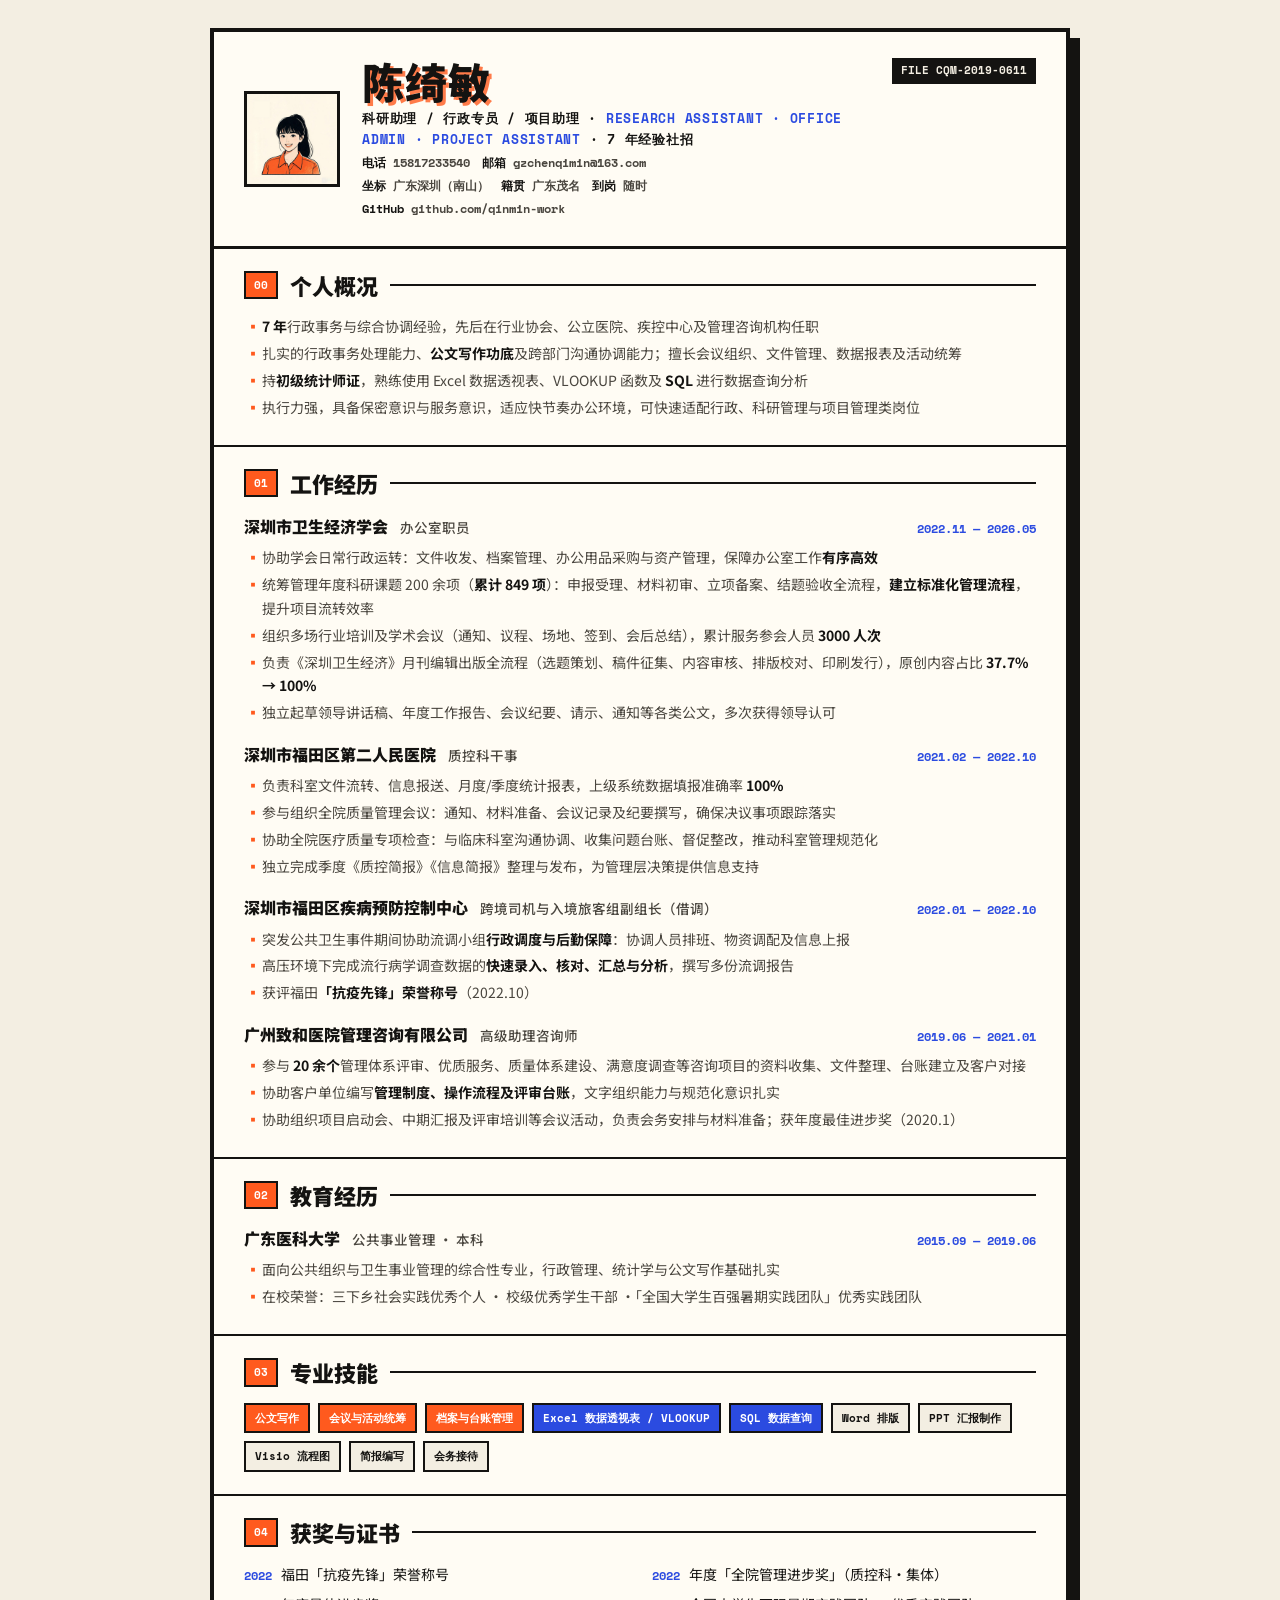
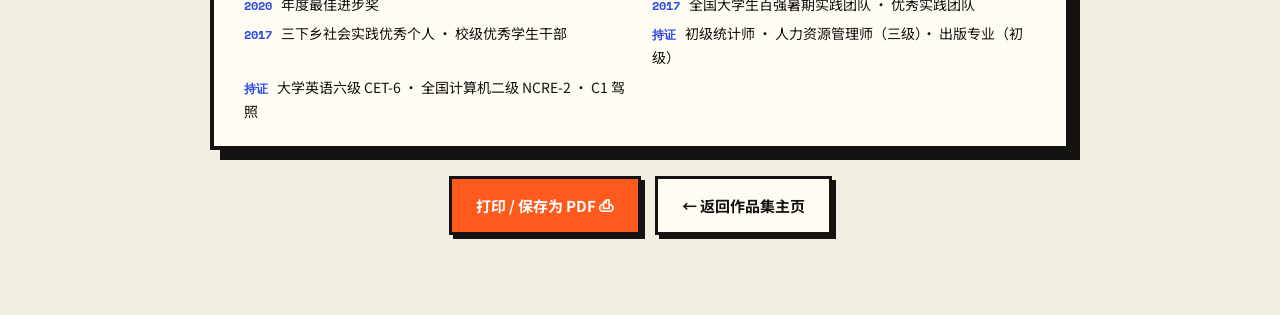
<file: resume.html>
<!DOCTYPE html>
<html lang="zh-CN">
<head>
<meta charset="UTF-8">
<meta name="viewport" content="width=device-width, initial-scale=1.0">
<title>陈绮敏 · 科研助理/行政专员/项目助理 · 求职简历</title>
<link rel="icon" type="image/png" sizes="32x32" href="favicon-64.png">
<link rel="apple-touch-icon" href="favicon.png">
<link rel="preconnect" href="https://fonts.googleapis.com">
<link rel="preconnect" href="https://fonts.gstatic.com" crossorigin>
<link href="https://fonts.googleapis.com/css2?family=Space+Mono:wght@400;700&family=Noto+Sans+SC:wght@400;500;700;900&display=swap" rel="stylesheet">
<style>
:root {
  --paper: #F3EEE2; --card: #FFFCF4; --ink: #141311; --ink-soft: #4A463F;
  --orange: #FF5A1E; --blue: #2B4BE0;
  --border: 3px solid var(--ink);
  --font-cn: 'Noto Sans SC', 'PingFang SC', 'Microsoft YaHei', sans-serif;
  --font-display: 'Noto Sans SC', 'PingFang SC', 'Microsoft YaHei', sans-serif;
  --font-mono: 'Space Mono', 'SF Mono', Consolas, monospace;
}
* { margin: 0; padding: 0; box-sizing: border-box; }
body {
  background: var(--paper);
  color: var(--ink);
  font-family: var(--font-cn);
  font-size: 14px;
  line-height: 1.7;
  padding: 28px 18px 80px;
}
.sheet {
  max-width: 860px;
  margin: 0 auto;
  background: var(--card);
  border: 4px solid var(--ink);
  box-shadow: 10px 10px 0 var(--ink);
}
.sheet-head {
  display: flex;
  gap: 22px;
  padding: 26px 30px;
  border-bottom: var(--border);
  align-items: center;
  flex-wrap: wrap;
}
.avatar {
  width: 96px; height: 96px;
  border: var(--border);
  flex-shrink: 0;
  overflow: hidden;
}
.avatar img { width: 100%; height: 100%; object-fit: cover; }
.head-main { flex: 1; min-width: 240px; }
.head-name {
  font-family: var(--font-display);
  font-weight: 900;
  font-size: 42px;
  line-height: 1.1;
  letter-spacing: .02em;
  text-shadow: 3px 3px 0 rgba(255, 90, 30, .8);
}
.head-role { font-family: var(--font-mono); font-size: 12.5px; font-weight: 700; letter-spacing: .06em; margin-top: 4px; }
.head-role em { font-style: normal; color: var(--blue); }
.head-meta {
  font-family: var(--font-mono);
  font-size: 11.5px;
  font-weight: 700;
  line-height: 2;
  color: var(--ink-soft);
}
.head-meta b { color: var(--ink); }
.file-no {
  font-family: var(--font-mono);
  font-size: 10.5px;
  font-weight: 700;
  background: var(--ink);
  color: var(--paper);
  padding: 4px 9px;
  align-self: flex-start;
}
.sec { padding: 22px 30px; border-bottom: 2px solid var(--ink); }
.sec:last-child { border-bottom: none; }
.sec-title {
  display: flex;
  align-items: center;
  gap: 12px;
  margin-bottom: 16px;
}
.sec-no {
  font-family: var(--font-mono);
  font-size: 11px;
  font-weight: 700;
  background: var(--orange);
  color: #fff;
  padding: 3px 8px;
  border: 2px solid var(--ink);
}
.sec-title h2 {
  font-family: var(--font-display);
  font-size: 22px;
  font-weight: 900;
  line-height: 1;
}
.sec-line { flex: 1; border-top: 2px solid var(--ink); }

.item { margin-bottom: 16px; }
.item:last-child { margin-bottom: 0; }
.item-head {
  display: flex;
  justify-content: space-between;
  align-items: baseline;
  gap: 12px;
  flex-wrap: wrap;
}
.item-title { font-size: 16px; font-weight: 900; }
.item-title span { font-weight: 500; color: var(--ink-soft); font-size: 13.5px; margin-left: 8px; }
.item-time { font-family: var(--font-mono); font-size: 11.5px; font-weight: 700; color: var(--blue); white-space: nowrap; }
.pts { margin-top: 6px; }
.pts li {
  position: relative;
  padding-left: 18px;
  color: var(--ink-soft);
  margin-bottom: 3px;
  list-style: none;
}
.pts li::before { content: '▪'; position: absolute; left: 2px; color: var(--orange); }
.pts strong { color: var(--ink); }
.kv { display: grid; grid-template-columns: repeat(2, 1fr); gap: 6px 24px; }
.kv li { list-style: none; font-size: 14px; }
.kv b { color: var(--blue); font-family: var(--font-mono); font-size: 12px; margin-right: 6px; }
.tags { display: flex; flex-wrap: wrap; gap: 8px; }
.tags span {
  font-family: var(--font-mono);
  font-size: 11px;
  font-weight: 700;
  border: 2px solid var(--ink);
  padding: 4px 9px;
  background: var(--paper);
}
.tags .t-o { background: var(--orange); color: #fff; }
.tags .t-b { background: var(--blue); color: #fff; }

.actions {
  max-width: 860px;
  margin: 26px auto 0;
  display: flex;
  gap: 14px;
  flex-wrap: wrap;
  justify-content: center;
}
.btn {
  display: inline-flex;
  align-items: center;
  gap: 8px;
  font-size: 15px;
  font-weight: 700;
  padding: 14px 24px;
  border: 3px solid var(--ink);
  background: var(--card);
  color: var(--ink);
  cursor: pointer;
  text-decoration: none;
  box-shadow: 4px 4px 0 var(--ink);
  transition: transform .15s ease, box-shadow .15s ease;
  font-family: var(--font-cn);
}
.btn:hover { transform: translate(-2px, -2px); box-shadow: 6px 6px 0 var(--ink); }
.btn-solid { background: var(--orange); color: #fff; }

@media print {
  body { padding: 0; background: #fff; font-size: 12.5px; }
  .sheet { border: 2.5px solid #141311; box-shadow: none; max-width: 100%; }
  .actions { display: none; }
  .sec { padding: 14px 22px; }
  .sheet-head { padding: 18px 22px; }
}
@media (max-width: 620px) {
  .head-name { font-size: 32px; }
  .kv { grid-template-columns: 1fr; }
  .sheet-head { padding: 20px; }
  .sec { padding: 18px 20px; }
}
</style>
</head>
<body>

<div class="sheet">
  <!-- 头部 -->
  <header class="sheet-head">
    <div class="avatar"><img src="images/portrait.jpg" alt="陈绮敏的个人头像"></div>
    <div class="head-main">
      <h1 class="head-name">陈绮敏</h1>
      <p class="head-role">科研助理 / 行政专员 / 项目助理 · <em>RESEARCH ASSISTANT · OFFICE ADMIN · PROJECT ASSISTANT</em> · 7 年经验社招</p>
      <div class="head-meta">
        <p><b>电话</b> 15817233540　<b>邮箱</b> gzchenqimin@163.com</p>
        <p><b>坐标</b> 广东深圳（南山）　<b>籍贯</b> 广东茂名　<b>到岗</b> 随时</p>
        <p><b>GitHub</b> github.com/qinmin-work</p>
      </div>
    </div>
    <span class="file-no">FILE CQM-2019-0611</span>
  </header>

  <!-- 个人概况 -->
  <section class="sec">
    <div class="sec-title"><span class="sec-no">00</span><h2>个人概况</h2><span class="sec-line"></span></div>
    <div class="item">
      <ul class="pts">
        <li><strong>7 年</strong>行政事务与综合协调经验，先后在行业协会、公立医院、疾控中心及管理咨询机构任职</li>
        <li>扎实的行政事务处理能力、<strong>公文写作功底</strong>及跨部门沟通协调能力；擅长会议组织、文件管理、数据报表及活动统筹</li>
        <li>持<strong>初级统计师证</strong>，熟练使用 Excel 数据透视表、VLOOKUP 函数及 <strong>SQL</strong> 进行数据查询分析</li>
        <li>执行力强，具备保密意识与服务意识，适应快节奏办公环境，可快速适配行政、科研管理与项目管理类岗位</li>
      </ul>
    </div>
  </section>

  <!-- 工作经历 -->
  <section class="sec">
    <div class="sec-title"><span class="sec-no">01</span><h2>工作经历</h2><span class="sec-line"></span></div>
    <div class="item">
      <div class="item-head">
        <p class="item-title">深圳市卫生经济学会 <span>办公室职员</span></p>
        <span class="item-time">2022.11 — 2026.05</span>
      </div>
      <ul class="pts">
        <li>协助学会日常行政运转：文件收发、档案管理、办公用品采购与资产管理，保障办公室工作<strong>有序高效</strong></li>
        <li>统筹管理年度科研课题 200 余项（<strong>累计 849 项</strong>）：申报受理、材料初审、立项备案、结题验收全流程，<strong>建立标准化管理流程</strong>，提升项目流转效率</li>
        <li>组织多场行业培训及学术会议（通知、议程、场地、签到、会后总结），累计服务参会人员 <strong>3000 人次</strong></li>
        <li>负责《深圳卫生经济》月刊编辑出版全流程（选题策划、稿件征集、内容审核、排版校对、印刷发行），原创内容占比 <strong>37.7% → 100%</strong></li>
        <li>独立起草领导讲话稿、年度工作报告、会议纪要、请示、通知等各类公文，多次获得领导认可</li>
      </ul>
    </div>
    <div class="item">
      <div class="item-head">
        <p class="item-title">深圳市福田区第二人民医院 <span>质控科干事</span></p>
        <span class="item-time">2021.02 — 2022.10</span>
      </div>
      <ul class="pts">
        <li>负责科室文件流转、信息报送、月度/季度统计报表，上级系统数据填报准确率 <strong>100%</strong></li>
        <li>参与组织全院质量管理会议：通知、材料准备、会议记录及纪要撰写，确保决议事项跟踪落实</li>
        <li>协助全院医疗质量专项检查：与临床科室沟通协调、收集问题台账、督促整改，推动科室管理规范化</li>
        <li>独立完成季度《质控简报》《信息简报》整理与发布，为管理层决策提供信息支持</li>
      </ul>
    </div>
    <div class="item">
      <div class="item-head">
        <p class="item-title">深圳市福田区疾病预防控制中心 <span>跨境司机与入境旅客组副组长（借调）</span></p>
        <span class="item-time">2022.01 — 2022.10</span>
      </div>
      <ul class="pts">
        <li>突发公共卫生事件期间协助流调小组<strong>行政调度与后勤保障</strong>：协调人员排班、物资调配及信息上报</li>
        <li>高压环境下完成流行病学调查数据的<strong>快速录入、核对、汇总与分析</strong>，撰写多份流调报告</li>
        <li>获评福田<strong>「抗疫先锋」荣誉称号</strong>（2022.10）</li>
      </ul>
    </div>
    <div class="item">
      <div class="item-head">
        <p class="item-title">广州致和医院管理咨询有限公司 <span>高级助理咨询师</span></p>
        <span class="item-time">2019.06 — 2021.01</span>
      </div>
      <ul class="pts">
        <li>参与 <strong>20 余个</strong>管理体系评审、优质服务、质量体系建设、满意度调查等咨询项目的资料收集、文件整理、台账建立及客户对接</li>
        <li>协助客户单位编写<strong>管理制度、操作流程及评审台账</strong>，文字组织能力与规范化意识扎实</li>
        <li>协助组织项目启动会、中期汇报及评审培训等会议活动，负责会务安排与材料准备；获年度最佳进步奖（2020.1）</li>
      </ul>
    </div>
  </section>

  <!-- 教育经历 -->
  <section class="sec">
    <div class="sec-title"><span class="sec-no">02</span><h2>教育经历</h2><span class="sec-line"></span></div>
    <div class="item">
      <div class="item-head">
        <p class="item-title">广东医科大学 <span>公共事业管理 · 本科</span></p>
        <span class="item-time">2015.09 — 2019.06</span>
      </div>
      <ul class="pts">
        <li>面向公共组织与卫生事业管理的综合性专业，行政管理、统计学与公文写作基础扎实</li>
        <li>在校荣誉：三下乡社会实践优秀个人 · 校级优秀学生干部 ·「全国大学生百强暑期实践团队」优秀实践团队</li>
      </ul>
    </div>
  </section>

  <!-- 专业技能 -->
  <section class="sec">
    <div class="sec-title"><span class="sec-no">03</span><h2>专业技能</h2><span class="sec-line"></span></div>
    <div class="tags">
      <span class="t-o">公文写作</span><span class="t-o">会议与活动统筹</span><span class="t-o">档案与台账管理</span>
      <span class="t-b">Excel 数据透视表 / VLOOKUP</span><span class="t-b">SQL 数据查询</span>
      <span>Word 排版</span><span>PPT 汇报制作</span><span>Visio 流程图</span>
      <span>简报编写</span><span>会务接待</span>
    </div>
  </section>

  <!-- 获奖与证书 -->
  <section class="sec">
    <div class="sec-title"><span class="sec-no">04</span><h2>获奖与证书</h2><span class="sec-line"></span></div>
    <ul class="kv">
      <li><b>2022</b> 福田「抗疫先锋」荣誉称号</li>
      <li><b>2022</b> 年度「全院管理进步奖」（质控科·集体）</li>
      <li><b>2020</b> 年度最佳进步奖</li>
      <li><b>2017</b> 全国大学生百强暑期实践团队 · 优秀实践团队</li>
      <li><b>2017</b> 三下乡社会实践优秀个人 · 校级优秀学生干部</li>
      <li><b>持证</b> 初级统计师 · 人力资源管理师（三级）· 出版专业（初级）</li>
      <li><b>持证</b> 大学英语六级 CET-6 · 全国计算机二级 NCRE-2 · C1 驾照</li>
    </ul>
  </section>
</div>

<div class="actions">
  <button class="btn btn-solid" onclick="window.print()">打印 / 保存为 PDF ⎙</button>
  <a class="btn" href="index.html">← 返回作品集主页</a>
</div>

</body>
</html>
</file>
